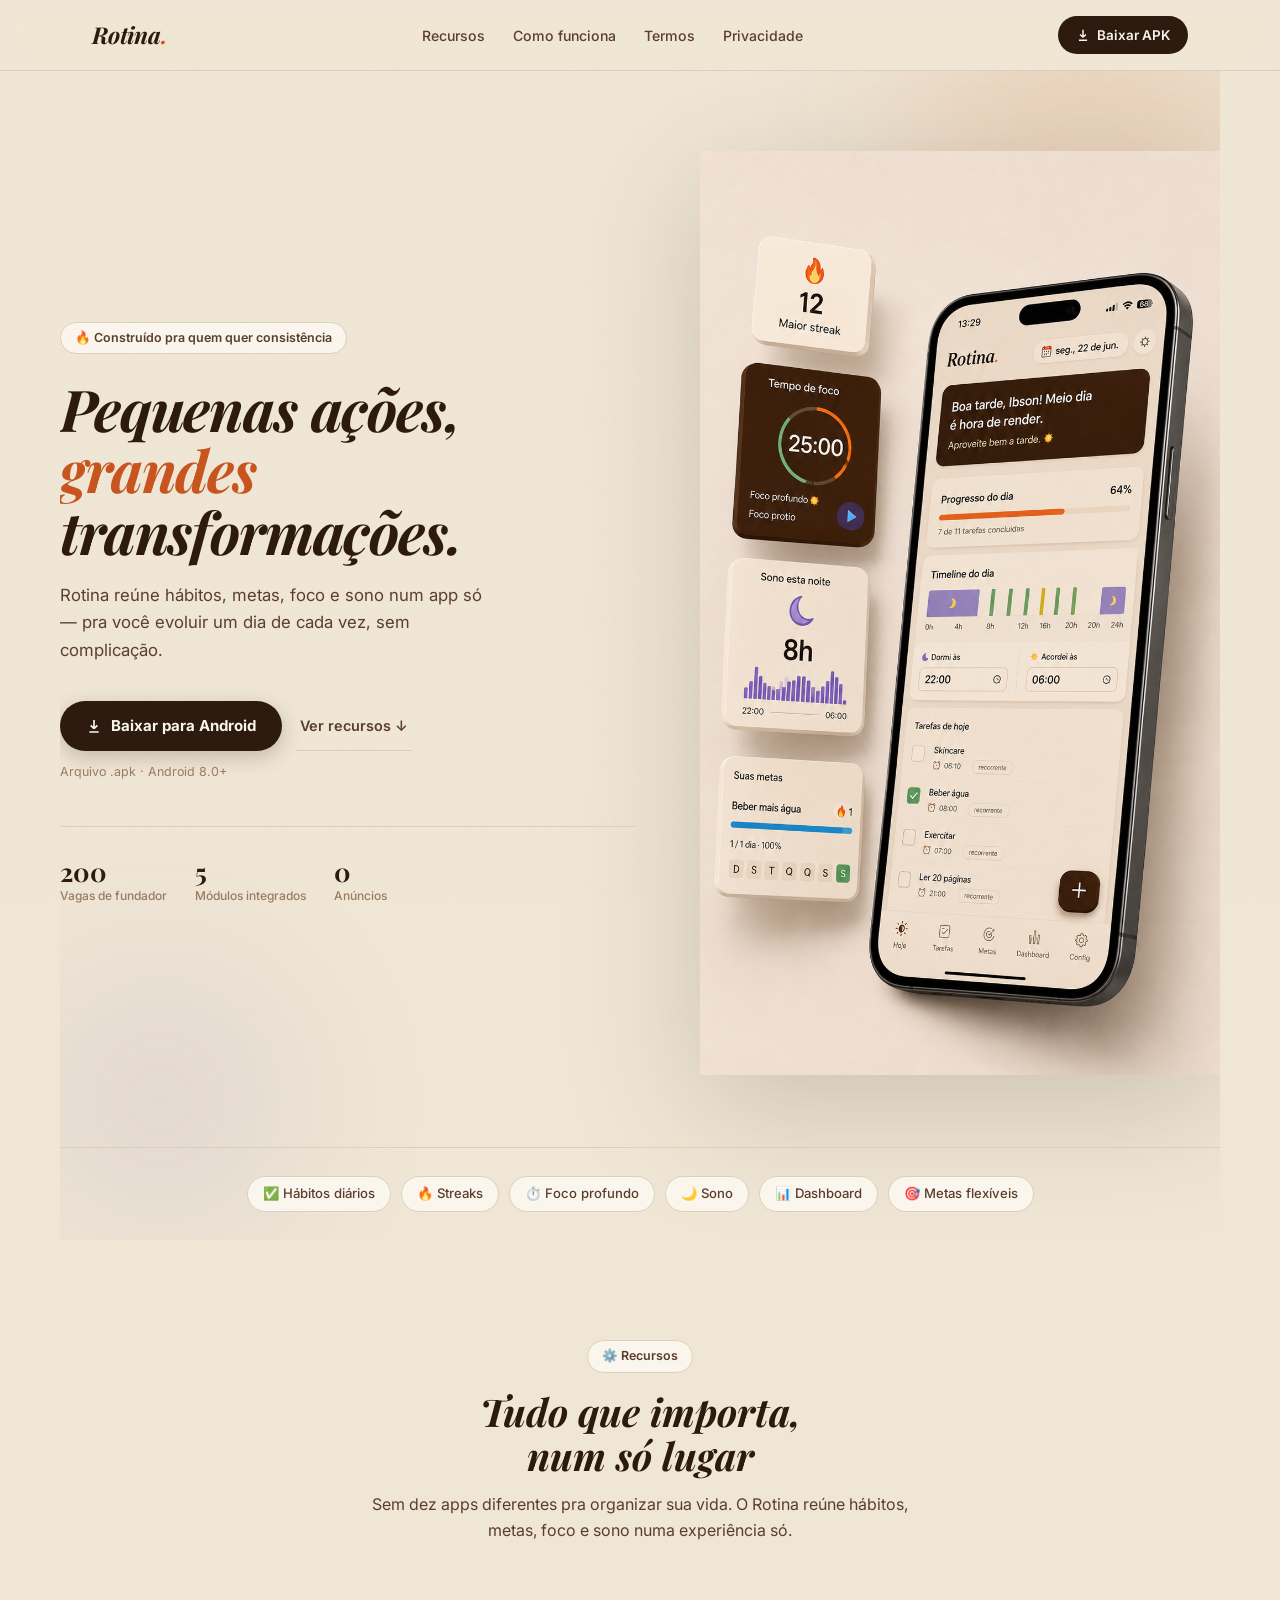
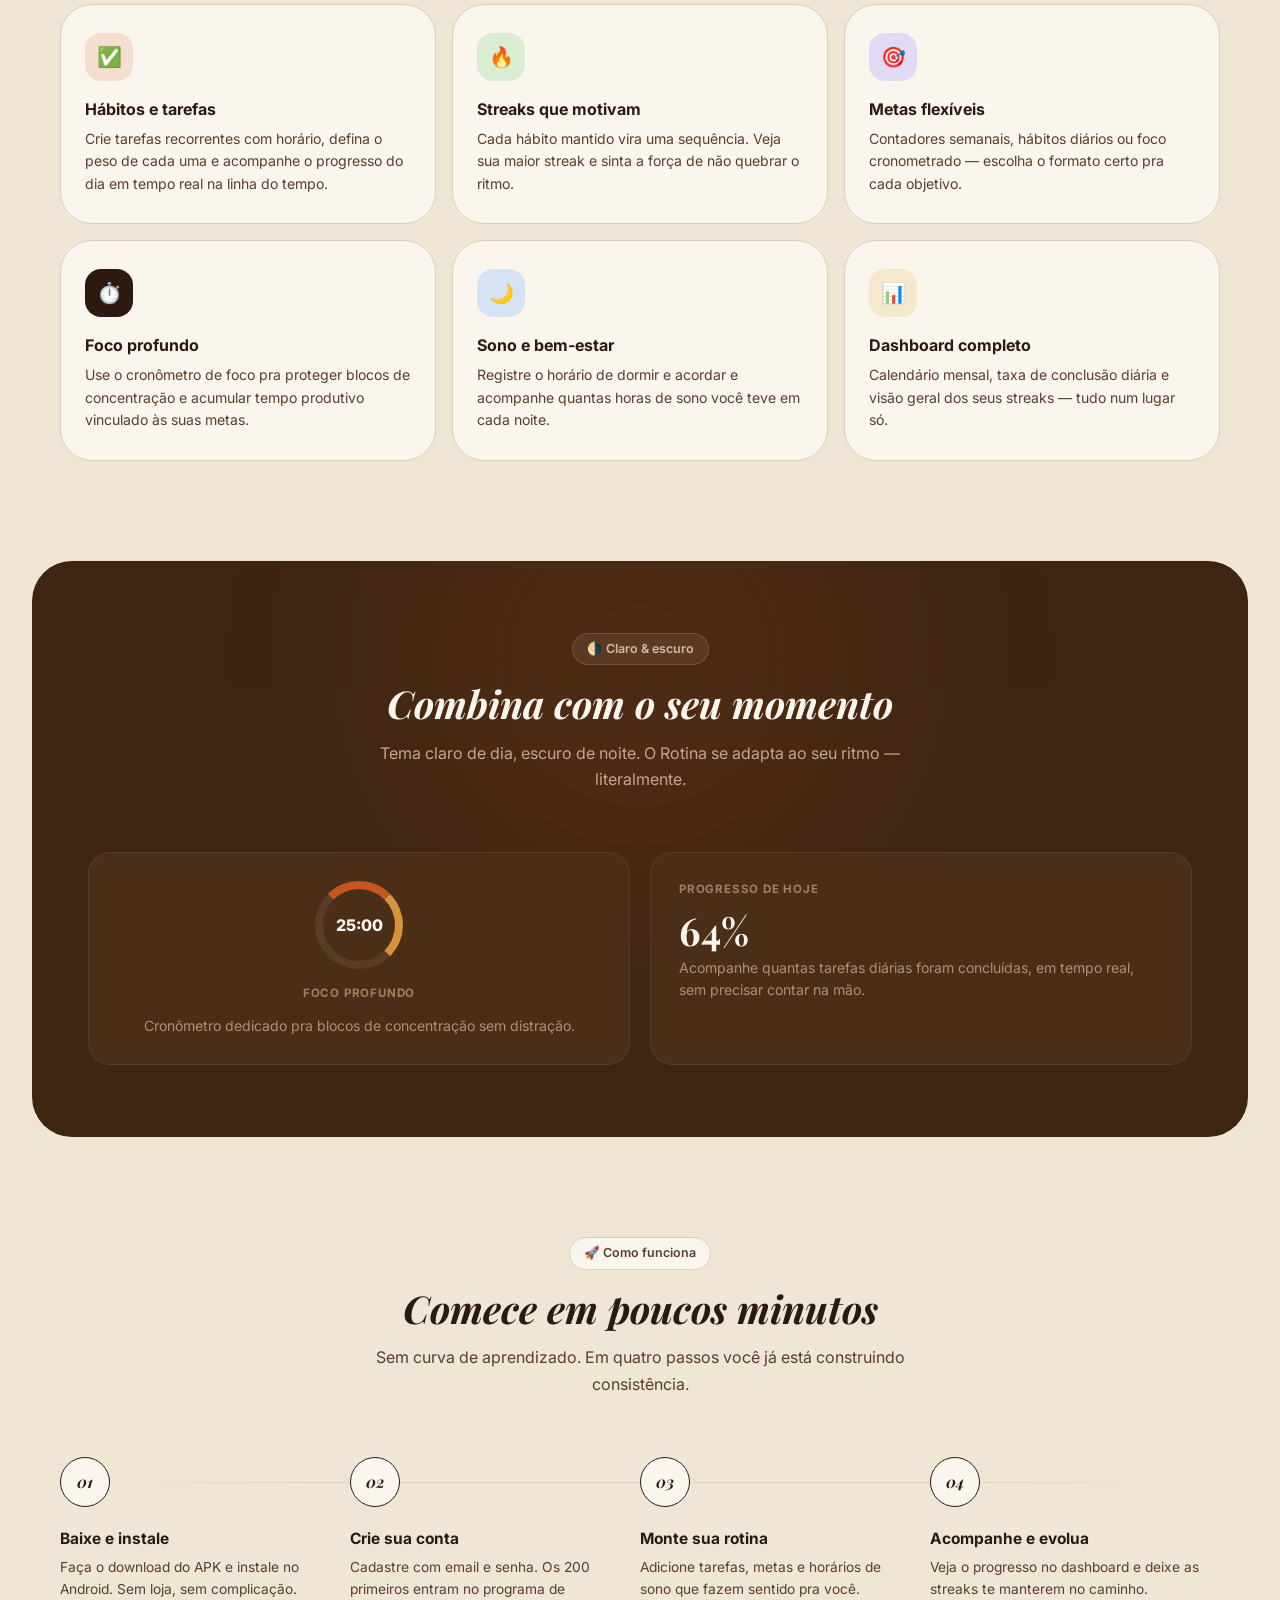
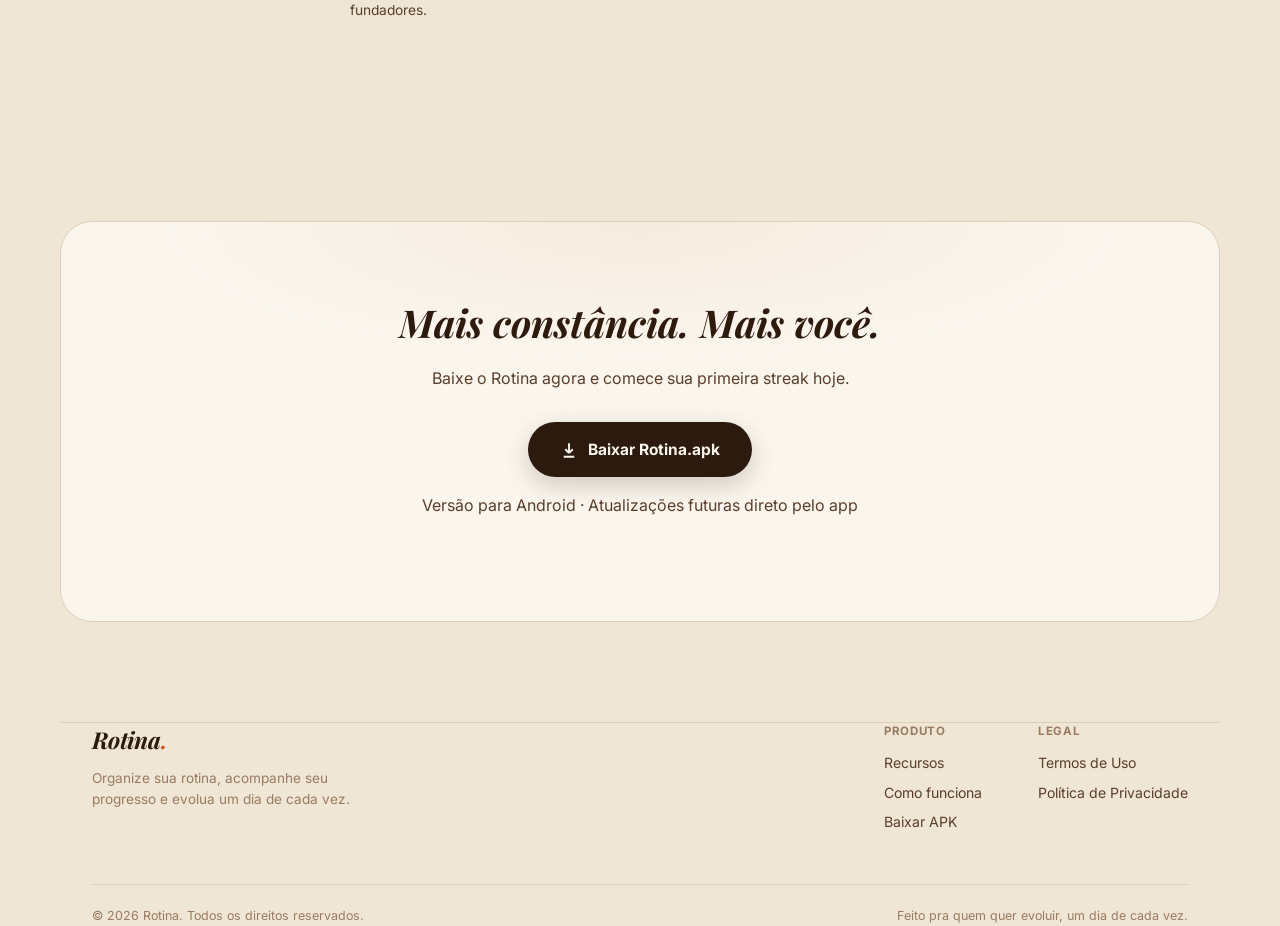
<file: index.html>
<!DOCTYPE html>
<html lang="pt-BR">
<head>
<meta charset="UTF-8">
<meta name="viewport" content="width=device-width, initial-scale=1.0">
<title>Rotina. — Pequenas ações, grandes transformações</title>
<meta name="description" content="Rotina é o app que organiza seus hábitos, metas, foco e sono em um só lugar. Construa consistência, um dia de cada vez.">
<link rel="icon" href="./icon-192.png">
<link rel="preconnect" href="https://fonts.googleapis.com">
<link rel="preconnect" href="https://fonts.gstatic.com" crossorigin>
<link href="https://fonts.googleapis.com/css2?family=Playfair+Display:ital,wght@0,500;0,600;0,700;1,500;1,600;1,700&family=Inter:wght@300;400;500;600;700&display=swap" rel="stylesheet">
<style>
/* ── TOKENS ─────────────────────────────────────────────── */
:root {
  --bg:        #EFE6D5;
  --bg-deep:   #E8DCC8;
  --card:      #FAF6EE;
  --card-warm: #F2EAD8;
  --ink:       #2C1A0E;
  --ink-soft:  #5A3E2B;
  --ink-muted: #9A7B62;
  --bark:      #3D2512;
  --bark-soft: #4A2E18;
  --terra:     #C8541E;
  --terra-dim: #A84418;
  --green:     #5F9E52;
  --blue:      #4A7EC4;
  --purple:    #6E5EAA;
  --gold:      #D4943A;
  --line:      #DDD0BA;
  --r-xl:      32px;
  --r-lg:      24px;
  --r-md:      16px;
  --r-sm:      10px;
  --shadow-sm: 0 2px 8px rgba(44,26,14,.07);
  --shadow-md: 0 8px 28px rgba(44,26,14,.11);
  --shadow-lg: 0 20px 60px rgba(44,26,14,.16);
}

/* ── RESET ──────────────────────────────────────────────── */
*, *::before, *::after { margin:0; padding:0; box-sizing:border-box; }
html { scroll-behavior:smooth; -webkit-text-size-adjust:100%; }
body {
  background: var(--bg);
  color: var(--ink);
  font-family: 'Inter', sans-serif;
  -webkit-font-smoothing: antialiased;
  overflow-x: hidden;
  line-height: 1.5;
}
img { max-width:100%; display:block; }
a { text-decoration:none; color:inherit; }

/* subtle paper grain */
body::after {
  content: "";
  position: fixed; inset: 0;
  background-image: url("data:image/svg+xml,%3Csvg xmlns='http://www.w3.org/2000/svg' width='200' height='200'%3E%3Cfilter id='n'%3E%3CfeTurbulence type='fractalNoise' baseFrequency='0.75' numOctaves='4' stitchTiles='stitch'/%3E%3C/filter%3E%3Crect width='200' height='200' filter='url(%23n)' opacity='0.025'/%3E%3C/svg%3E");
  pointer-events: none; z-index: 9999; opacity: .5;
}

/* ── LAYOUT ─────────────────────────────────────────────── */
.wrap { max-width: 1160px; margin: 0 auto; padding: 0 32px; }

/* ── NAV ────────────────────────────────────────────────── */
header {
  position: sticky; top: 0; z-index: 100;
  background: rgba(239,230,213,.88);
  backdrop-filter: blur(14px) saturate(1.4);
  -webkit-backdrop-filter: blur(14px) saturate(1.4);
  border-bottom: 1px solid var(--line);
}
nav {
  display: flex; align-items: center; justify-content: space-between;
  padding: 16px 32px; max-width: 1160px; margin: 0 auto;
}
.logo {
  font-family: 'Playfair Display', serif;
  font-style: italic; font-weight: 700;
  font-size: 1.45rem; color: var(--ink);
  letter-spacing: -.01em;
}
.logo .dot { color: var(--terra); }
.navlinks { display: flex; align-items: center; gap: 28px; }
.navlinks a {
  font-size: .88rem; font-weight: 500;
  color: var(--ink-soft); transition: color .18s;
}
.navlinks a:hover { color: var(--ink); }
.btn-nav {
  display: inline-flex; align-items: center; gap: 7px;
  background: var(--ink); color: var(--card);
  padding: 9px 18px; border-radius: 999px;
  font-size: .84rem; font-weight: 600;
  transition: background .18s, transform .15s;
  white-space: nowrap;
}
.btn-nav:hover { background: var(--terra-dim); transform: translateY(-1px); }

/* hamburger */
.nav-ham {
  display: none; flex-direction: column; gap: 5px;
  cursor: pointer; padding: 4px; background: none; border: none;
}
.nav-ham span {
  display: block; width: 22px; height: 2px;
  background: var(--ink); border-radius: 2px;
  transition: transform .25s, opacity .25s;
}
.nav-ham.open span:nth-child(1) { transform: translateY(7px) rotate(45deg); }
.nav-ham.open span:nth-child(2) { opacity: 0; }
.nav-ham.open span:nth-child(3) { transform: translateY(-7px) rotate(-45deg); }

.mobile-menu {
  display: none; flex-direction: column; gap: 0;
  background: var(--card); border-bottom: 1px solid var(--line);
}
.mobile-menu.open { display: flex; }
.mobile-menu a {
  padding: 15px 32px; font-size: .95rem; font-weight: 500;
  color: var(--ink-soft); border-bottom: 1px solid var(--line);
  transition: color .15s, background .15s;
}
.mobile-menu a:hover { color: var(--ink); background: var(--bg-deep); }
.mobile-menu .m-cta {
  margin: 16px 32px 20px; border-radius: 999px; text-align: center;
  background: var(--ink); color: var(--card); font-weight: 600;
  border-bottom: none;
}
.mobile-menu .m-cta:hover { background: var(--terra-dim); }

/* ── HERO ───────────────────────────────────────────────── */
.hero {
  padding: 80px 0 0;
  position: relative; overflow: hidden;
}
.hero-inner {
  display: grid;
  grid-template-columns: 1fr 520px;
  gap: 64px; align-items: center;
}

/* left column */
.hero-copy { position: relative; z-index: 2; }

.tag {
  display: inline-flex; align-items: center; gap: 7px;
  background: var(--card); border: 1px solid var(--line);
  border-radius: 999px; padding: 6px 14px;
  font-size: .78rem; font-weight: 600; color: var(--ink-soft);
  margin-bottom: 24px;
}

h1 {
  font-family: 'Playfair Display', serif;
  font-style: italic; font-weight: 700;
  font-size: clamp(2.4rem, 4.5vw, 3.8rem);
  line-height: 1.06; letter-spacing: -.02em;
  color: var(--ink); margin-bottom: 20px;
}
h1 em { color: var(--terra); font-style: italic; }

.hero-lead {
  font-size: 1.05rem; line-height: 1.65;
  color: var(--ink-soft); max-width: 440px; margin-bottom: 36px;
}

.hero-ctas { display: flex; align-items: center; gap: 14px; flex-wrap: wrap; }

.btn-primary {
  display: inline-flex; align-items: center; gap: 9px;
  background: var(--ink); color: var(--card);
  padding: 14px 26px; border-radius: 999px;
  font-size: .94rem; font-weight: 700;
  box-shadow: 0 6px 20px rgba(44,26,14,.22);
  transition: background .18s, transform .15s;
}
.btn-primary:hover { background: var(--terra-dim); transform: translateY(-2px); }

.btn-ghost {
  display: inline-flex; align-items: center; gap: 6px;
  font-size: .9rem; font-weight: 600; color: var(--ink-soft);
  padding: 14px 4px;
  border-bottom: 1.5px solid var(--line);
  transition: color .18s, border-color .18s;
}
.btn-ghost:hover { color: var(--ink); border-color: var(--ink-soft); }

.hero-note {
  margin-top: 12px; font-size: .78rem; color: var(--ink-muted);
}

/* stats strip */
.hero-stats {
  display: flex; gap: 28px; flex-wrap: wrap;
  margin-top: 44px; padding-top: 32px;
  border-top: 1px solid var(--line);
}
.hstat { display: flex; flex-direction: column; gap: 2px; }
.hstat-num {
  font-family: 'Playfair Display', serif;
  font-size: 1.6rem; font-weight: 700; color: var(--ink);
  line-height: 1;
}
.hstat-lbl { font-size: .75rem; color: var(--ink-muted); font-weight: 500; }

/* right column — screenshot */
.hero-visual {
  position: relative;
  display: flex; justify-content: center; align-items: flex-end;
}
.hero-visual img.app-shot {
  width: 100%;
  max-width: 520px;
  border-radius: 0;
  filter: drop-shadow(0 32px 64px rgba(44,26,14,.18));
  position: relative; z-index: 1;
}

/* decorative blobs */
.blob {
  position: absolute; border-radius: 50%;
  filter: blur(80px); pointer-events: none; z-index: 0;
}
.blob-a { width:380px; height:380px; background:var(--terra); opacity:.12; top:-100px; right:-60px; }
.blob-b { width:280px; height:280px; background:var(--purple); opacity:.10; bottom:0; left:-40px; }

/* ── FEATURE TAGS ───────────────────────────────────────── */
.feat-strip {
  display: flex; align-items: center; justify-content: center;
  gap: 10px; flex-wrap: wrap;
  padding: 28px 0;
  border-top: 1px solid var(--line);
  margin-top: 72px;
}
.ftag {
  display: inline-flex; align-items: center; gap: 6px;
  background: var(--card); border: 1px solid var(--line);
  border-radius: 999px; padding: 7px 15px;
  font-size: .82rem; font-weight: 500; color: var(--ink-soft);
}

/* ── SECTIONS ───────────────────────────────────────────── */
.section { padding: 100px 0; }
.section-head {
  max-width: 580px; margin: 0 auto 60px; text-align: center;
}
.section-head .tag { margin: 0 auto 16px; }
.section-head h2 {
  font-family: 'Playfair Display', serif;
  font-style: italic; font-weight: 700;
  font-size: clamp(1.9rem, 3vw, 2.6rem);
  line-height: 1.15; color: var(--ink); margin-bottom: 14px;
}
.section-head p {
  font-size: 1rem; color: var(--ink-soft); line-height: 1.65;
}

/* ── FEATURES GRID ──────────────────────────────────────── */
.feat-grid {
  display: grid;
  grid-template-columns: repeat(3, 1fr);
  gap: 16px;
}
.feat-card {
  background: var(--card);
  border: 1px solid var(--line);
  border-radius: var(--r-xl);
  padding: 28px 24px;
  transition: transform .2s, box-shadow .2s;
}
.feat-card:hover { transform: translateY(-4px); box-shadow: var(--shadow-md); }

.feat-icon {
  width: 48px; height: 48px; border-radius: var(--r-md);
  display: flex; align-items: center; justify-content: center;
  font-size: 1.25rem; margin-bottom: 16px;
}
.fi-terra  { background: #F5DDD1; }
.fi-green  { background: #D8EDD2; }
.fi-purple { background: #E0DAF4; }
.fi-blue   { background: #D4E4F5; }
.fi-ink    { background: var(--ink); }
.fi-gold   { background: #F5E8CC; }

.feat-card h3 { font-size: 1rem; font-weight: 700; margin-bottom: 7px; }
.feat-card p  { font-size: .88rem; color: var(--ink-soft); line-height: 1.6; }

/* ── DARK SHOWCASE ──────────────────────────────────────── */
.showcase-wrap { padding: 0 32px; }
.showcase {
  background: var(--bark);
  border-radius: 40px;
  padding: 72px 56px;
  position: relative; overflow: hidden;
  color: var(--card);
}
.showcase-glow {
  position: absolute; width: 500px; height: 500px;
  border-radius: 50%; background: var(--terra);
  opacity: .12; filter: blur(100px);
  top: -150px; left: 50%; transform: translateX(-50%);
  pointer-events: none;
}
.showcase .section-head h2 { color: var(--card); }
.showcase .section-head p  { color: #C0A98A; }
.showcase .tag { background: rgba(250,246,238,.08); border-color: rgba(250,246,238,.14); color: #D4BC9C; }

.sc-grid { display: grid; grid-template-columns: 1fr 1fr; gap: 20px; position: relative; z-index: 1; }
.sc-card {
  background: var(--bark-soft);
  border: 1px solid rgba(250,246,238,.08);
  border-radius: 22px; padding: 28px;
}
.sc-card .sc-label {
  font-size: .72rem; font-weight: 700; letter-spacing: .07em;
  text-transform: uppercase; color: #A08060; margin-bottom: 12px;
}
.sc-card .sc-big {
  font-family: 'Playfair Display', serif;
  font-size: 2.4rem; font-weight: 700; line-height: 1;
  margin-bottom: 8px;
}
.sc-card p { font-size: .88rem; color: #B09070; line-height: 1.55; }
.sc-ring {
  width: 88px; height: 88px; border-radius: 50%;
  border: 8px solid rgba(250,246,238,.08);
  border-top-color: var(--terra);
  border-right-color: var(--gold);
  display: flex; align-items: center; justify-content: center;
  font-weight: 800; font-size: 1rem; color: var(--card);
  margin: 0 auto 16px;
}

/* ── HOW IT WORKS ───────────────────────────────────────── */
.steps {
  display: grid; grid-template-columns: repeat(4, 1fr);
  gap: 0; position: relative;
}
.steps::before {
  content: ""; position: absolute;
  top: 25px; left: 64px; right: 64px; height: 1px;
  background: linear-gradient(90deg, transparent, var(--line) 20%, var(--line) 80%, transparent);
}
.step { padding: 0 16px 0 0; }
.step-num {
  width: 50px; height: 50px; border-radius: 50%;
  background: var(--card); border: 1.5px solid var(--ink);
  display: flex; align-items: center; justify-content: center;
  font-family: 'Playfair Display', serif;
  font-style: italic; font-weight: 700; font-size: 1rem;
  margin-bottom: 20px; position: relative; z-index: 1;
}
.step h4 { font-size: .97rem; font-weight: 700; margin-bottom: 7px; }
.step p   { font-size: .86rem; color: var(--ink-soft); line-height: 1.55; }

/* ── CTA SECTION ────────────────────────────────────────── */
.cta-box {
  background: var(--card);
  border: 1px solid var(--line);
  border-radius: var(--r-xl);
  padding: 72px 48px;
  text-align: center; position: relative; overflow: hidden;
}
.cta-box::before {
  content: "";
  position: absolute; inset: 0;
  background: radial-gradient(ellipse 60% 50% at 50% 0%, rgba(200,84,30,.07) 0%, transparent 70%);
  pointer-events: none;
}
.cta-box h2 {
  font-family: 'Playfair Display', serif;
  font-style: italic; font-weight: 700;
  font-size: clamp(1.8rem, 3vw, 2.4rem);
  margin-bottom: 14px;
}
.cta-box p { font-size: 1rem; color: var(--ink-soft); margin-bottom: 32px; }
.btn-download {
  display: inline-flex; align-items: center; gap: 10px;
  background: var(--ink); color: var(--card);
  padding: 16px 32px; border-radius: 999px;
  font-size: .97rem; font-weight: 700;
  box-shadow: 0 8px 24px rgba(44,26,14,.2);
  transition: background .18s, transform .15s;
}
.btn-download:hover { background: var(--terra-dim); transform: translateY(-2px); }
.cta-note { margin-top: 16px; font-size: .78rem; color: var(--ink-muted); }

/* ── FOOTER ─────────────────────────────────────────────── */
footer {
  padding: 56px 0 32px;
  border-top: 1px solid var(--line); margin-top: 40px;
}
.foot-inner {
  display: flex; justify-content: space-between;
  align-items: flex-start; flex-wrap: wrap; gap: 32px;
}
.foot-brand .logo { margin-bottom: 10px; display: block; }
.foot-brand p { font-size: .85rem; color: var(--ink-muted); max-width: 260px; line-height: 1.55; }

.foot-links { display: flex; gap: 56px; flex-wrap: wrap; }
.foot-col h5 {
  font-size: .72rem; text-transform: uppercase;
  letter-spacing: .06em; color: var(--ink-muted);
  margin-bottom: 12px; font-weight: 700;
}
.foot-col a {
  display: block; font-size: .88rem;
  color: var(--ink-soft); margin-bottom: 8px;
  transition: color .18s;
}
.foot-col a:hover { color: var(--ink); }
.foot-bottom {
  margin-top: 44px; padding-top: 22px;
  border-top: 1px solid var(--line);
  display: flex; justify-content: space-between; flex-wrap: wrap; gap: 10px;
  font-size: .78rem; color: var(--ink-muted);
}

/* ── REVEAL ─────────────────────────────────────────────── */
.reveal { opacity: 0; transform: translateY(20px); transition: opacity .7s ease, transform .7s ease; }
.reveal.in { opacity: 1; transform: translateY(0); }
@media (prefers-reduced-motion: reduce) {
  .reveal { opacity: 1; transform: none; transition: none; }
  html { scroll-behavior: auto; }
}

/* ── RESPONSIVE ─────────────────────────────────────────── */
@media (max-width: 1020px) {
  .hero-inner { grid-template-columns: 1fr; gap: 52px; }
  .hero-visual { order: -1; }
  .hero-visual img.app-shot { max-width: 420px; }
  .feat-grid { grid-template-columns: repeat(2, 1fr); }
  .sc-grid { grid-template-columns: 1fr; }
  .steps { grid-template-columns: repeat(2, 1fr); gap: 36px 24px; }
  .steps::before { display: none; }
  .showcase { padding: 52px 36px; }
  .hero-lead { max-width: 100%; }
}

@media (max-width: 680px) {
  .wrap { padding: 0 20px; }
  nav { padding: 14px 20px; }
  .navlinks { display: none; }
  .nav-ham { display: flex; }
  .mobile-menu a { padding: 14px 20px; }
  .mobile-menu .m-cta { margin: 14px 20px 18px; }
  h1 { font-size: 2.2rem; }
  .hero { padding-top: 48px; }
  .hero-visual img.app-shot { max-width: 100%; }
  .hero-stats { gap: 20px; }
  .feat-grid { grid-template-columns: 1fr; }
  .steps { grid-template-columns: 1fr; gap: 28px; }
  .section { padding: 68px 0; }
  .showcase { padding: 40px 24px; border-radius: 24px; }
  .showcase-wrap { padding: 0 20px; }
  .cta-box { padding: 48px 24px; }
  .foot-links { gap: 28px; }
  .foot-inner { flex-direction: column; }
  .feat-strip { gap: 8px; }
}

@media (max-width: 420px) {
  h1 { font-size: 1.95rem; }
  .hero-ctas { flex-direction: column; align-items: flex-start; }
}
</style>
</head>
<body>

<!-- NAV -->
<header>
  <nav>
    <a href="#" class="logo">Rotina<span class="dot">.</span></a>
    <div class="navlinks">
      <a href="#recursos">Recursos</a>
      <a href="#como-funciona">Como funciona</a>
      <a href="termos.html">Termos</a>
      <a href="privacidade.html">Privacidade</a>
    </div>
    <a href="https://github.com/Byebyte9/rotina-site/releases/download/app/rotina.apk" class="btn-nav">
      <svg width="14" height="14" viewBox="0 0 24 24" fill="none" stroke="currentColor" stroke-width="2.5"><path d="M12 3v13m0 0l-5-5m5 5l5-5M5 21h14"/></svg>
      Baixar APK
    </a>
    <button class="nav-ham" id="ham" aria-label="Menu">
      <span></span><span></span><span></span>
    </button>
  </nav>
  <div class="mobile-menu" id="mobileMenu">
    <a href="#recursos">Recursos</a>
    <a href="#como-funciona">Como funciona</a>
    <a href="termos.html">Termos</a>
    <a href="privacidade.html">Privacidade</a>
    <a href="https://github.com/Byebyte9/rotina-site/releases/download/app/rotina.apk" class="m-cta">Baixar APK</a>
  </div>
</header>

<main>

<!-- HERO -->
<section class="hero wrap">
  <div class="blob blob-a"></div>
  <div class="blob blob-b"></div>
  <div class="hero-inner">

    <!-- copy -->
    <div class="hero-copy reveal in">
      <div class="tag">🔥 Construído pra quem quer consistência</div>
      <h1>Pequenas ações,<br><em>grandes</em> transformações.</h1>
      <p class="hero-lead">Rotina reúne hábitos, metas, foco e sono num app só — pra você evoluir um dia de cada vez, sem complicação.</p>
      <div class="hero-ctas">
        <a href="https://github.com/Byebyte9/rotina-site/releases/download/app/rotina.apk" class="btn-primary">
          <svg width="16" height="16" viewBox="0 0 24 24" fill="none" stroke="currentColor" stroke-width="2.5"><path d="M12 3v13m0 0l-5-5m5 5l5-5M5 21h14"/></svg>
          Baixar para Android
        </a>
        <a href="#recursos" class="btn-ghost">Ver recursos ↓</a>
      </div>
      <p class="hero-note">Arquivo .apk · Android 8.0+</p>
      <div class="hero-stats">
        <div class="hstat">
          <span class="hstat-num">200</span>
          <span class="hstat-lbl">Vagas de fundador</span>
        </div>
        <div class="hstat">
          <span class="hstat-num">5</span>
          <span class="hstat-lbl">Módulos integrados</span>
        </div>
        <div class="hstat">
          <span class="hstat-num">0</span>
          <span class="hstat-lbl">Anúncios</span>
        </div>
      </div>
    </div>

    <!-- screenshot -->
    <div class="hero-visual reveal in">
      <img
        class="app-shot"
        src="./rotina-screenshot.png"
        alt="Screenshot do Rotina mostrando a tela principal com progresso do dia, timeline e tarefas"
      >
    </div>

  </div>

  <div class="feat-strip reveal in">
    <span class="ftag">✅ Hábitos diários</span>
    <span class="ftag">🔥 Streaks</span>
    <span class="ftag">⏱️ Foco profundo</span>
    <span class="ftag">🌙 Sono</span>
    <span class="ftag">📊 Dashboard</span>
    <span class="ftag">🎯 Metas flexíveis</span>
  </div>
</section>

<!-- FEATURES -->
<section id="recursos" class="section wrap">
  <div class="section-head reveal">
    <div class="tag">⚙️ Recursos</div>
    <h2>Tudo que importa,<br>num só lugar</h2>
    <p>Sem dez apps diferentes pra organizar sua vida. O Rotina reúne hábitos, metas, foco e sono numa experiência só.</p>
  </div>
  <div class="feat-grid">
    <div class="feat-card reveal">
      <div class="feat-icon fi-terra">✅</div>
      <h3>Hábitos e tarefas</h3>
      <p>Crie tarefas recorrentes com horário, defina o peso de cada uma e acompanhe o progresso do dia em tempo real na linha do tempo.</p>
    </div>
    <div class="feat-card reveal">
      <div class="feat-icon fi-green">🔥</div>
      <h3>Streaks que motivam</h3>
      <p>Cada hábito mantido vira uma sequência. Veja sua maior streak e sinta a força de não quebrar o ritmo.</p>
    </div>
    <div class="feat-card reveal">
      <div class="feat-icon fi-purple">🎯</div>
      <h3>Metas flexíveis</h3>
      <p>Contadores semanais, hábitos diários ou foco cronometrado — escolha o formato certo pra cada objetivo.</p>
    </div>
    <div class="feat-card reveal">
      <div class="feat-icon fi-ink">⏱️</div>
      <h3>Foco profundo</h3>
      <p>Use o cronômetro de foco pra proteger blocos de concentração e acumular tempo produtivo vinculado às suas metas.</p>
    </div>
    <div class="feat-card reveal">
      <div class="feat-icon fi-blue">🌙</div>
      <h3>Sono e bem-estar</h3>
      <p>Registre o horário de dormir e acordar e acompanhe quantas horas de sono você teve em cada noite.</p>
    </div>
    <div class="feat-card reveal">
      <div class="feat-icon fi-gold">📊</div>
      <h3>Dashboard completo</h3>
      <p>Calendário mensal, taxa de conclusão diária e visão geral dos seus streaks — tudo num lugar só.</p>
    </div>
  </div>
</section>

<!-- DARK SHOWCASE -->
<section class="section showcase-wrap">
  <div class="showcase reveal">
    <div class="showcase-glow"></div>
    <div class="section-head" style="position:relative;z-index:1;">
      <div class="tag">🌗 Claro &amp; escuro</div>
      <h2>Combina com o seu momento</h2>
      <p>Tema claro de dia, escuro de noite. O Rotina se adapta ao seu ritmo — literalmente.</p>
    </div>
    <div class="sc-grid">
      <div class="sc-card">
        <div class="sc-ring">25:00</div>
        <div class="sc-label" style="text-align:center">Foco profundo</div>
        <p style="text-align:center">Cronômetro dedicado pra blocos de concentração sem distração.</p>
      </div>
      <div class="sc-card">
        <div class="sc-label">Progresso de hoje</div>
        <div class="sc-big">64%</div>
        <p>Acompanhe quantas tarefas diárias foram concluídas, em tempo real, sem precisar contar na mão.</p>
      </div>
    </div>
  </div>
</section>

<!-- HOW IT WORKS -->
<section id="como-funciona" class="section wrap">
  <div class="section-head reveal">
    <div class="tag">🚀 Como funciona</div>
    <h2>Comece em poucos minutos</h2>
    <p>Sem curva de aprendizado. Em quatro passos você já está construindo consistência.</p>
  </div>
  <div class="steps">
    <div class="step reveal">
      <div class="step-num">01</div>
      <h4>Baixe e instale</h4>
      <p>Faça o download do APK e instale no Android. Sem loja, sem complicação.</p>
    </div>
    <div class="step reveal">
      <div class="step-num">02</div>
      <h4>Crie sua conta</h4>
      <p>Cadastre com email e senha. Os 200 primeiros entram no programa de fundadores.</p>
    </div>
    <div class="step reveal">
      <div class="step-num">03</div>
      <h4>Monte sua rotina</h4>
      <p>Adicione tarefas, metas e horários de sono que fazem sentido pra você.</p>
    </div>
    <div class="step reveal">
      <div class="step-num">04</div>
      <h4>Acompanhe e evolua</h4>
      <p>Veja o progresso no dashboard e deixe as streaks te manterem no caminho.</p>
    </div>
  </div>
</section>

<!-- CTA -->
<section class="section wrap">
  <div class="cta-box reveal">
    <h2>Mais constância. Mais você.</h2>
    <p>Baixe o Rotina agora e comece sua primeira streak hoje.</p>
    <a href="https://github.com/Byebyte9/rotina-site/releases/download/app/rotina.apk" class="btn-download">
      <svg width="18" height="18" viewBox="0 0 24 24" fill="none" stroke="currentColor" stroke-width="2.5"><path d="M12 3v13m0 0l-5-5m5 5l5-5M5 21h14"/></svg>
      Baixar Rotina.apk
    </a>
    <p class="cta-note">Versão para Android · Atualizações futuras direto pelo app</p>
  </div>
</section>

</main>

<footer class="wrap">
  <div class="foot-inner">
    <div class="foot-brand">
      <span class="logo">Rotina<span class="dot">.</span></span>
      <p>Organize sua rotina, acompanhe seu progresso e evolua um dia de cada vez.</p>
    </div>
    <div class="foot-links">
      <div class="foot-col">
        <h5>Produto</h5>
        <a href="#recursos">Recursos</a>
        <a href="#como-funciona">Como funciona</a>
        <a href="https://github.com/Byebyte9/rotina-site/releases/download/app/rotina.apk">Baixar APK</a>
      </div>
      <div class="foot-col">
        <h5>Legal</h5>
        <a href="termos.html">Termos de Uso</a>
        <a href="privacidade.html">Política de Privacidade</a>
      </div>
    </div>
  </div>
  <div class="foot-bottom">
    <span>© 2026 Rotina. Todos os direitos reservados.</span>
    <span>Feito pra quem quer evoluir, um dia de cada vez.</span>
  </div>
</footer>

<script>
  // Reveal on scroll
  const io = new IntersectionObserver(entries => {
    entries.forEach(e => {
      if (e.isIntersecting) { e.target.classList.add('in'); io.unobserve(e.target); }
    });
  }, { threshold: 0.1 });
  document.querySelectorAll('.reveal').forEach(el => io.observe(el));

  // Hamburger
  const ham = document.getElementById('ham');
  const menu = document.getElementById('mobileMenu');
  ham.addEventListener('click', () => {
    ham.classList.toggle('open');
    menu.classList.toggle('open');
  });
  // Fechar ao clicar em link
  menu.querySelectorAll('a').forEach(a => {
    a.addEventListener('click', () => {
      ham.classList.remove('open');
      menu.classList.remove('open');
    });
  });
</script>
</body>
</html>
</file>
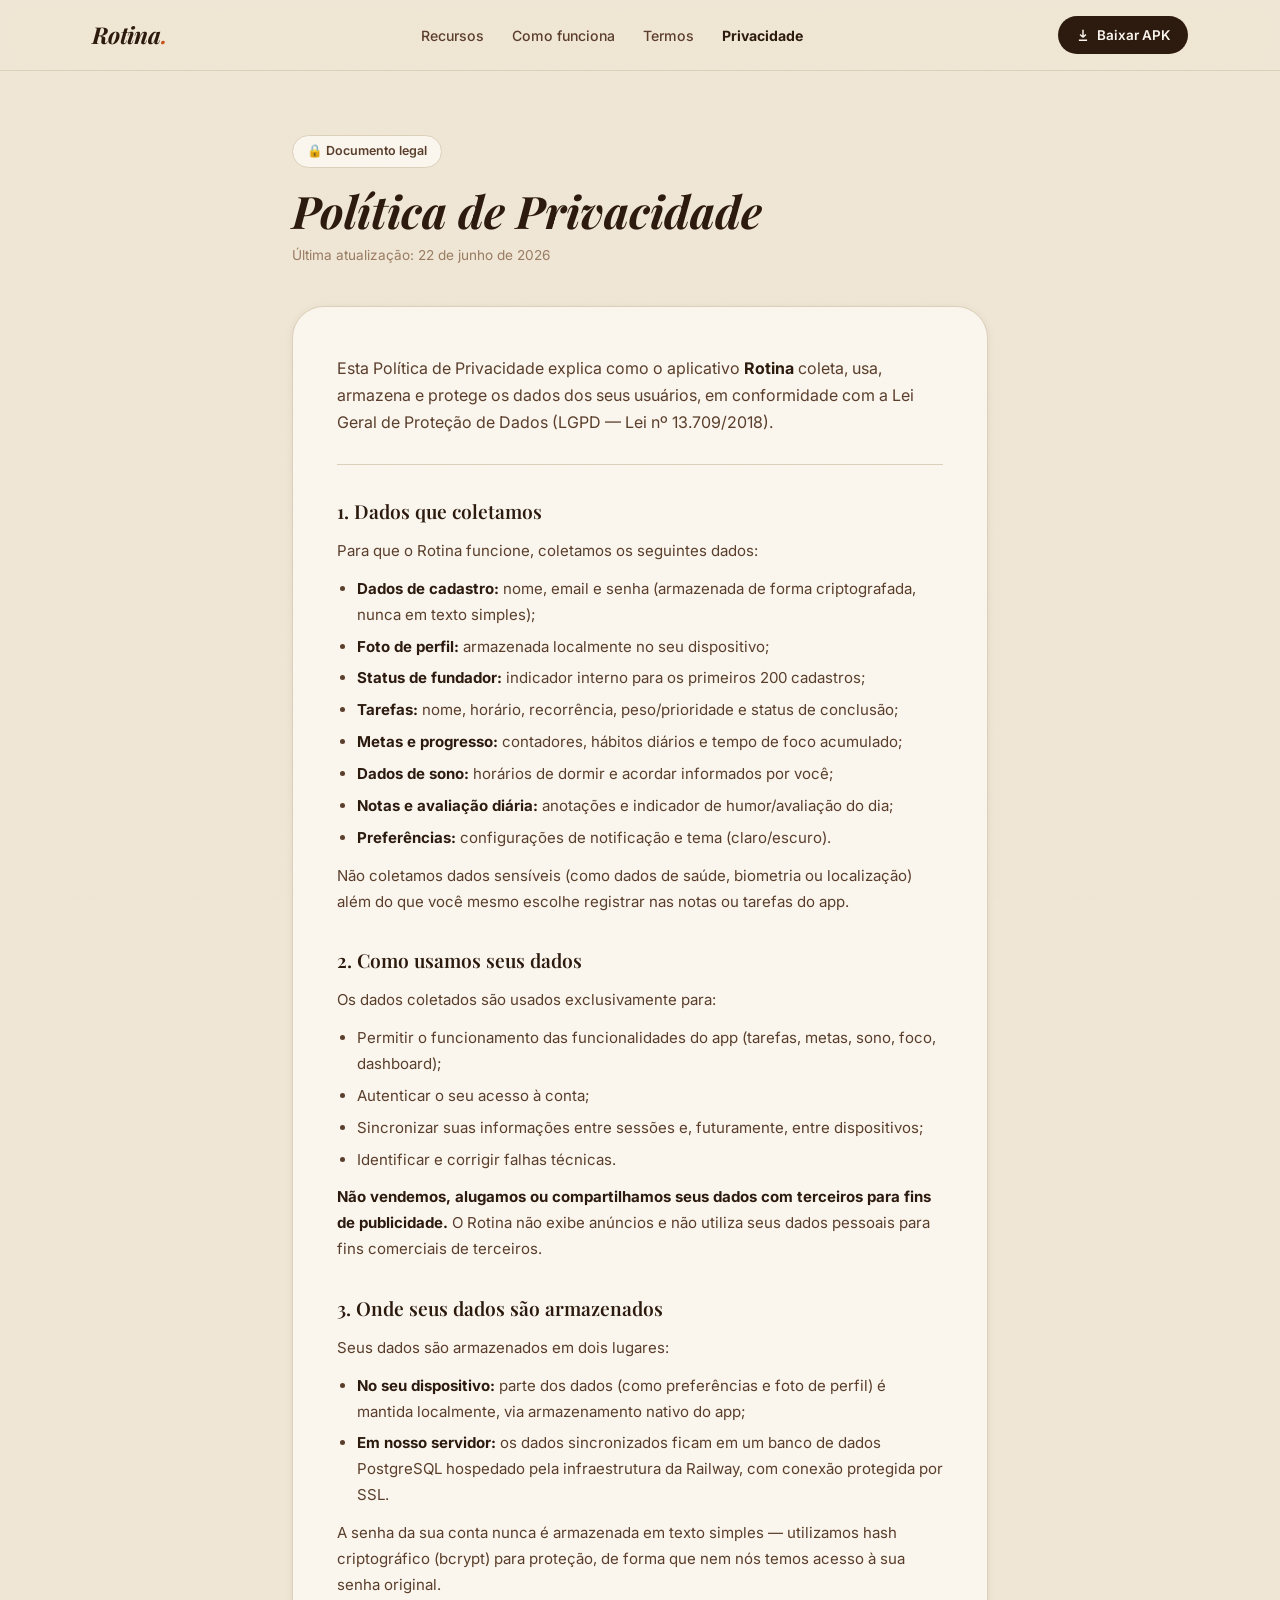
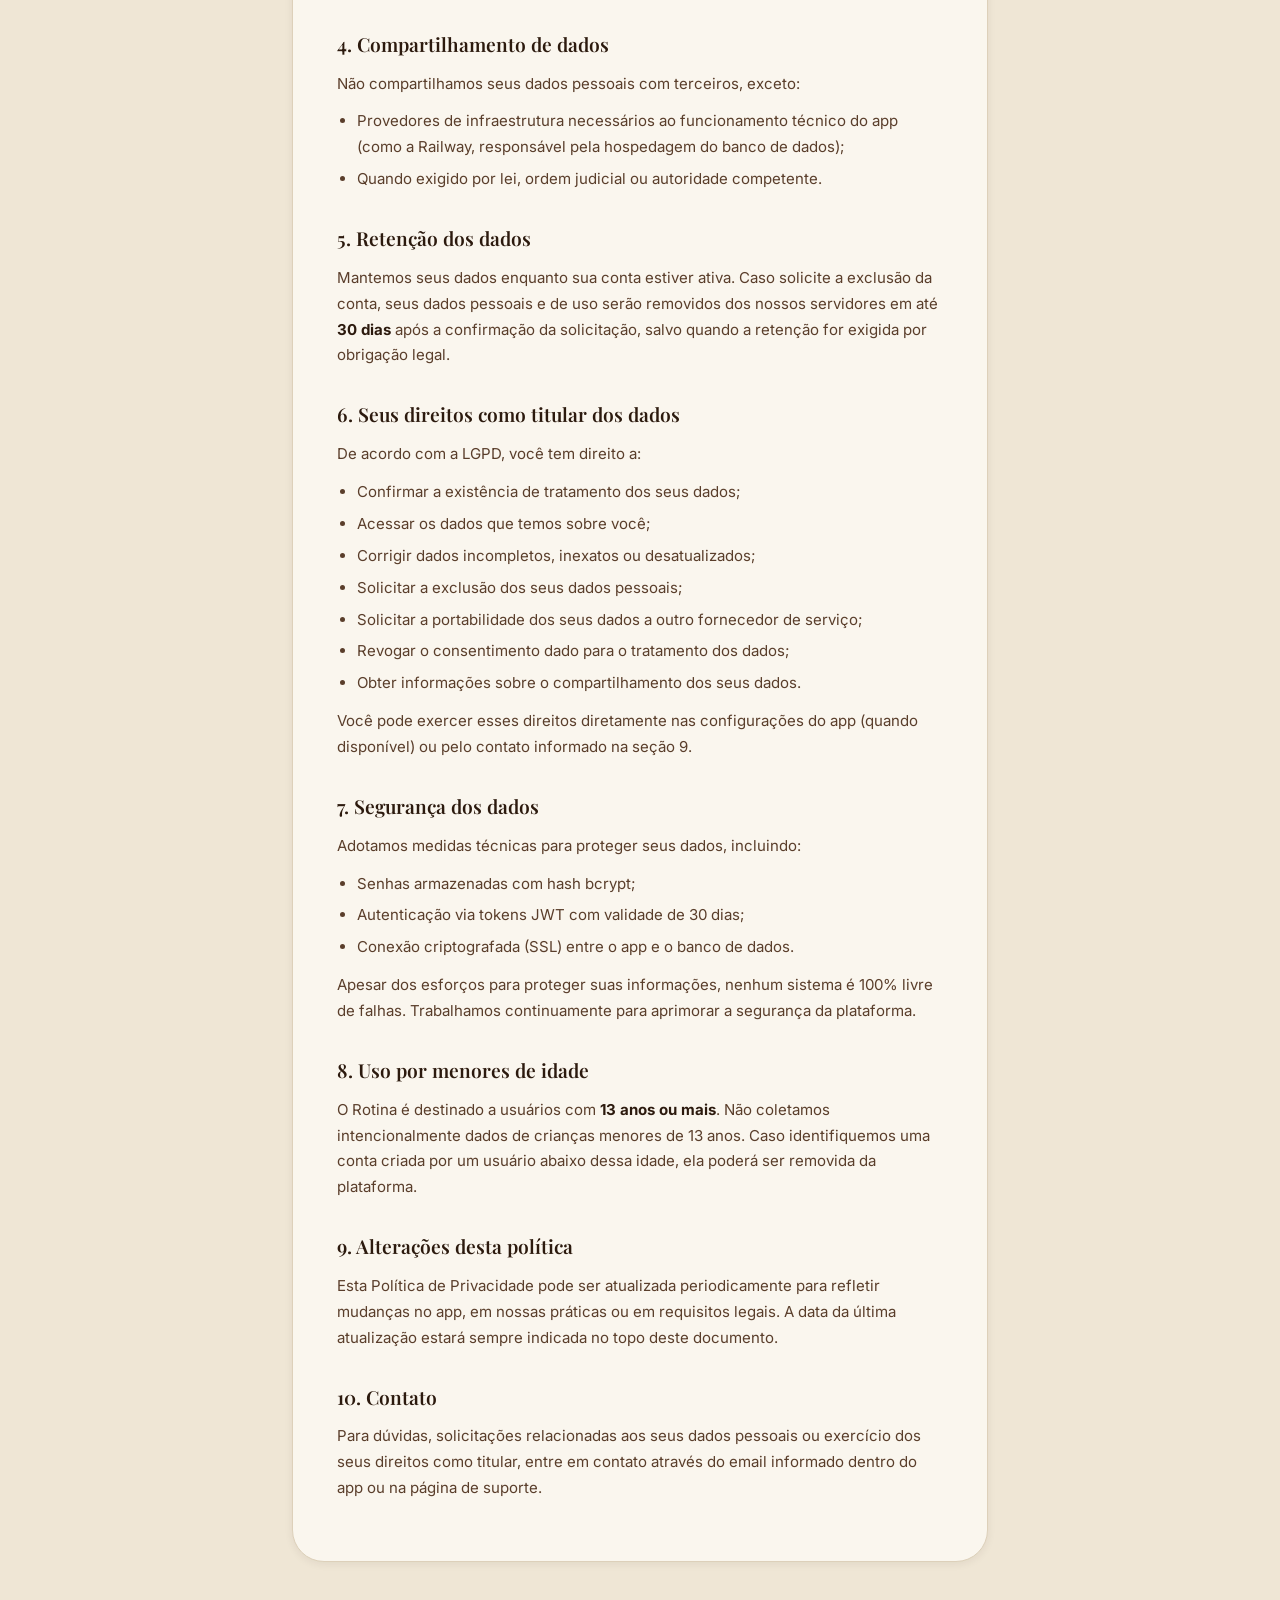
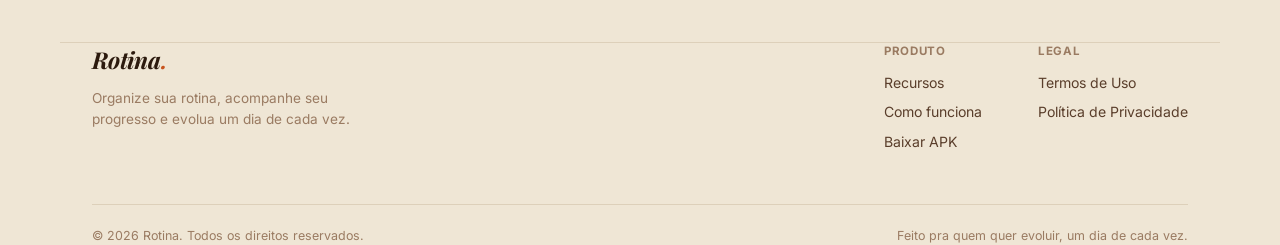
<file: privacidade.html>
<!DOCTYPE html>
<html lang="pt-BR">
<head>
<meta charset="UTF-8">
<meta name="viewport" content="width=device-width, initial-scale=1.0">
<title>Política de Privacidade — Rotina.</title>
<meta name="description" content="Política de Privacidade do aplicativo Rotina.">
<link rel="icon" href="data:image/svg+xml,%3Csvg xmlns='http://www.w3.org/2000/svg' viewBox='0 0 100 100'%3E%3Crect width='100' height='100' rx='22' fill='%23F5EDE0'/%3E%3Ctext x='50' y='68' font-size='55' font-family='Georgia,serif' font-style='italic' font-weight='bold' fill='%232B1D14' text-anchor='middle'%3ER.%3C/text%3E%3C/svg%3E">
<link rel="preconnect" href="https://fonts.googleapis.com">
<link rel="preconnect" href="https://fonts.gstatic.com" crossorigin>
<link href="https://fonts.googleapis.com/css2?family=Playfair+Display:ital,wght@0,500;0,600;0,700;1,500;1,600;1,700&family=Inter:wght@300;400;500;600;700&display=swap" rel="stylesheet">
<link rel="stylesheet" href="legal.css">
</head>
<body>

<header>
  <nav>
    <a href="index.html" class="logo">Rotina<span class="dot">.</span></a>
    <div class="navlinks">
      <a href="index.html#recursos">Recursos</a>
      <a href="index.html#como-funciona">Como funciona</a>
      <a href="termos.html">Termos</a>
      <a href="privacidade.html" class="active">Privacidade</a>
    </div>
    <a href="https://github.com/Byebyte9/rotina-site/releases/download/app/rotina.apk" class="btn-nav">
      <svg width="14" height="14" viewBox="0 0 24 24" fill="none" stroke="currentColor" stroke-width="2.5"><path d="M12 3v13m0 0l-5-5m5 5l5-5M5 21h14"/></svg>
      Baixar APK
    </a>
    <button class="nav-ham" id="ham" aria-label="Menu">
      <span></span><span></span><span></span>
    </button>
  </nav>
  <div class="mobile-menu" id="mobileMenu">
    <a href="index.html#recursos">Recursos</a>
    <a href="index.html#como-funciona">Como funciona</a>
    <a href="termos.html">Termos</a>
    <a href="privacidade.html" class="active">Privacidade</a>
    <a href="https://github.com/Byebyte9/rotina-site/releases/download/app/rotina.apk" class="m-cta">Baixar APK</a>
  </div>
</header>

<main class="legal-wrap">
  <div class="legal-head">
    <div class="tag">🔒 Documento legal</div>
    <h1>Política de Privacidade</h1>
    <p class="updated">Última atualização: 22 de junho de 2026</p>
  </div>

  <div class="legal-card">
    <p class="intro">Esta Política de Privacidade explica como o aplicativo <strong>Rotina</strong> coleta, usa, armazena e protege os dados dos seus usuários, em conformidade com a Lei Geral de Proteção de Dados (LGPD — Lei nº 13.709/2018).</p>

    <h2>1. Dados que coletamos</h2>
    <p>Para que o Rotina funcione, coletamos os seguintes dados:</p>
    <ul>
      <li><strong>Dados de cadastro:</strong> nome, email e senha (armazenada de forma criptografada, nunca em texto simples);</li>
      <li><strong>Foto de perfil:</strong> armazenada localmente no seu dispositivo;</li>
      <li><strong>Status de fundador:</strong> indicador interno para os primeiros 200 cadastros;</li>
      <li><strong>Tarefas:</strong> nome, horário, recorrência, peso/prioridade e status de conclusão;</li>
      <li><strong>Metas e progresso:</strong> contadores, hábitos diários e tempo de foco acumulado;</li>
      <li><strong>Dados de sono:</strong> horários de dormir e acordar informados por você;</li>
      <li><strong>Notas e avaliação diária:</strong> anotações e indicador de humor/avaliação do dia;</li>
      <li><strong>Preferências:</strong> configurações de notificação e tema (claro/escuro).</li>
    </ul>
    <p>Não coletamos dados sensíveis (como dados de saúde, biometria ou localização) além do que você mesmo escolhe registrar nas notas ou tarefas do app.</p>

    <h2>2. Como usamos seus dados</h2>
    <p>Os dados coletados são usados exclusivamente para:</p>
    <ul>
      <li>Permitir o funcionamento das funcionalidades do app (tarefas, metas, sono, foco, dashboard);</li>
      <li>Autenticar o seu acesso à conta;</li>
      <li>Sincronizar suas informações entre sessões e, futuramente, entre dispositivos;</li>
      <li>Identificar e corrigir falhas técnicas.</li>
    </ul>
    <p><strong>Não vendemos, alugamos ou compartilhamos seus dados com terceiros para fins de publicidade.</strong> O Rotina não exibe anúncios e não utiliza seus dados pessoais para fins comerciais de terceiros.</p>

    <h2>3. Onde seus dados são armazenados</h2>
    <p>Seus dados são armazenados em dois lugares:</p>
    <ul>
      <li><strong>No seu dispositivo:</strong> parte dos dados (como preferências e foto de perfil) é mantida localmente, via armazenamento nativo do app;</li>
      <li><strong>Em nosso servidor:</strong> os dados sincronizados ficam em um banco de dados PostgreSQL hospedado pela infraestrutura da Railway, com conexão protegida por SSL.</li>
    </ul>
    <p>A senha da sua conta nunca é armazenada em texto simples — utilizamos hash criptográfico (bcrypt) para proteção, de forma que nem nós temos acesso à sua senha original.</p>

    <h2>4. Compartilhamento de dados</h2>
    <p>Não compartilhamos seus dados pessoais com terceiros, exceto:</p>
    <ul>
      <li>Provedores de infraestrutura necessários ao funcionamento técnico do app (como a Railway, responsável pela hospedagem do banco de dados);</li>
      <li>Quando exigido por lei, ordem judicial ou autoridade competente.</li>
    </ul>

    <h2>5. Retenção dos dados</h2>
    <p>Mantemos seus dados enquanto sua conta estiver ativa. Caso solicite a exclusão da conta, seus dados pessoais e de uso serão removidos dos nossos servidores em até <strong>30 dias</strong> após a confirmação da solicitação, salvo quando a retenção for exigida por obrigação legal.</p>

    <h2>6. Seus direitos como titular dos dados</h2>
    <p>De acordo com a LGPD, você tem direito a:</p>
    <ul>
      <li>Confirmar a existência de tratamento dos seus dados;</li>
      <li>Acessar os dados que temos sobre você;</li>
      <li>Corrigir dados incompletos, inexatos ou desatualizados;</li>
      <li>Solicitar a exclusão dos seus dados pessoais;</li>
      <li>Solicitar a portabilidade dos seus dados a outro fornecedor de serviço;</li>
      <li>Revogar o consentimento dado para o tratamento dos dados;</li>
      <li>Obter informações sobre o compartilhamento dos seus dados.</li>
    </ul>
    <p>Você pode exercer esses direitos diretamente nas configurações do app (quando disponível) ou pelo contato informado na seção 9.</p>

    <h2>7. Segurança dos dados</h2>
    <p>Adotamos medidas técnicas para proteger seus dados, incluindo:</p>
    <ul>
      <li>Senhas armazenadas com hash bcrypt;</li>
      <li>Autenticação via tokens JWT com validade de 30 dias;</li>
      <li>Conexão criptografada (SSL) entre o app e o banco de dados.</li>
    </ul>
    <p>Apesar dos esforços para proteger suas informações, nenhum sistema é 100% livre de falhas. Trabalhamos continuamente para aprimorar a segurança da plataforma.</p>

    <h2>8. Uso por menores de idade</h2>
    <p>O Rotina é destinado a usuários com <strong>13 anos ou mais</strong>. Não coletamos intencionalmente dados de crianças menores de 13 anos. Caso identifiquemos uma conta criada por um usuário abaixo dessa idade, ela poderá ser removida da plataforma.</p>

    <h2>9. Alterações desta política</h2>
    <p>Esta Política de Privacidade pode ser atualizada periodicamente para refletir mudanças no app, em nossas práticas ou em requisitos legais. A data da última atualização estará sempre indicada no topo deste documento.</p>

    <h2>10. Contato</h2>
    <p>Para dúvidas, solicitações relacionadas aos seus dados pessoais ou exercício dos seus direitos como titular, entre em contato através do email informado dentro do app ou na página de suporte.</p>
  </div>
</main>

<footer class="wrap">
  <div class="foot-inner">
    <div class="foot-brand">
      <span class="logo">Rotina<span class="dot">.</span></span>
      <p>Organize sua rotina, acompanhe seu progresso e evolua um dia de cada vez.</p>
    </div>
    <div class="foot-links">
      <div class="foot-col">
        <h5>Produto</h5>
        <a href="index.html#recursos">Recursos</a>
        <a href="index.html#como-funciona">Como funciona</a>
        <a href="https://github.com/Byebyte9/rotina-site/releases/download/app/rotina.apk">Baixar APK</a>
      </div>
      <div class="foot-col">
        <h5>Legal</h5>
        <a href="termos.html">Termos de Uso</a>
        <a href="privacidade.html">Política de Privacidade</a>
      </div>
    </div>
  </div>
  <div class="foot-bottom">
    <span>© 2026 Rotina. Todos os direitos reservados.</span>
    <span>Feito pra quem quer evoluir, um dia de cada vez.</span>
  </div>
</footer>

<script>
  const ham = document.getElementById('ham');
  const menu = document.getElementById('mobileMenu');
  ham.addEventListener('click', () => {
    ham.classList.toggle('open');
    menu.classList.toggle('open');
  });
  menu.querySelectorAll('a').forEach(a => {
    a.addEventListener('click', () => {
      ham.classList.remove('open');
      menu.classList.remove('open');
    });
  });
</script>
</body>
</html>
</file>
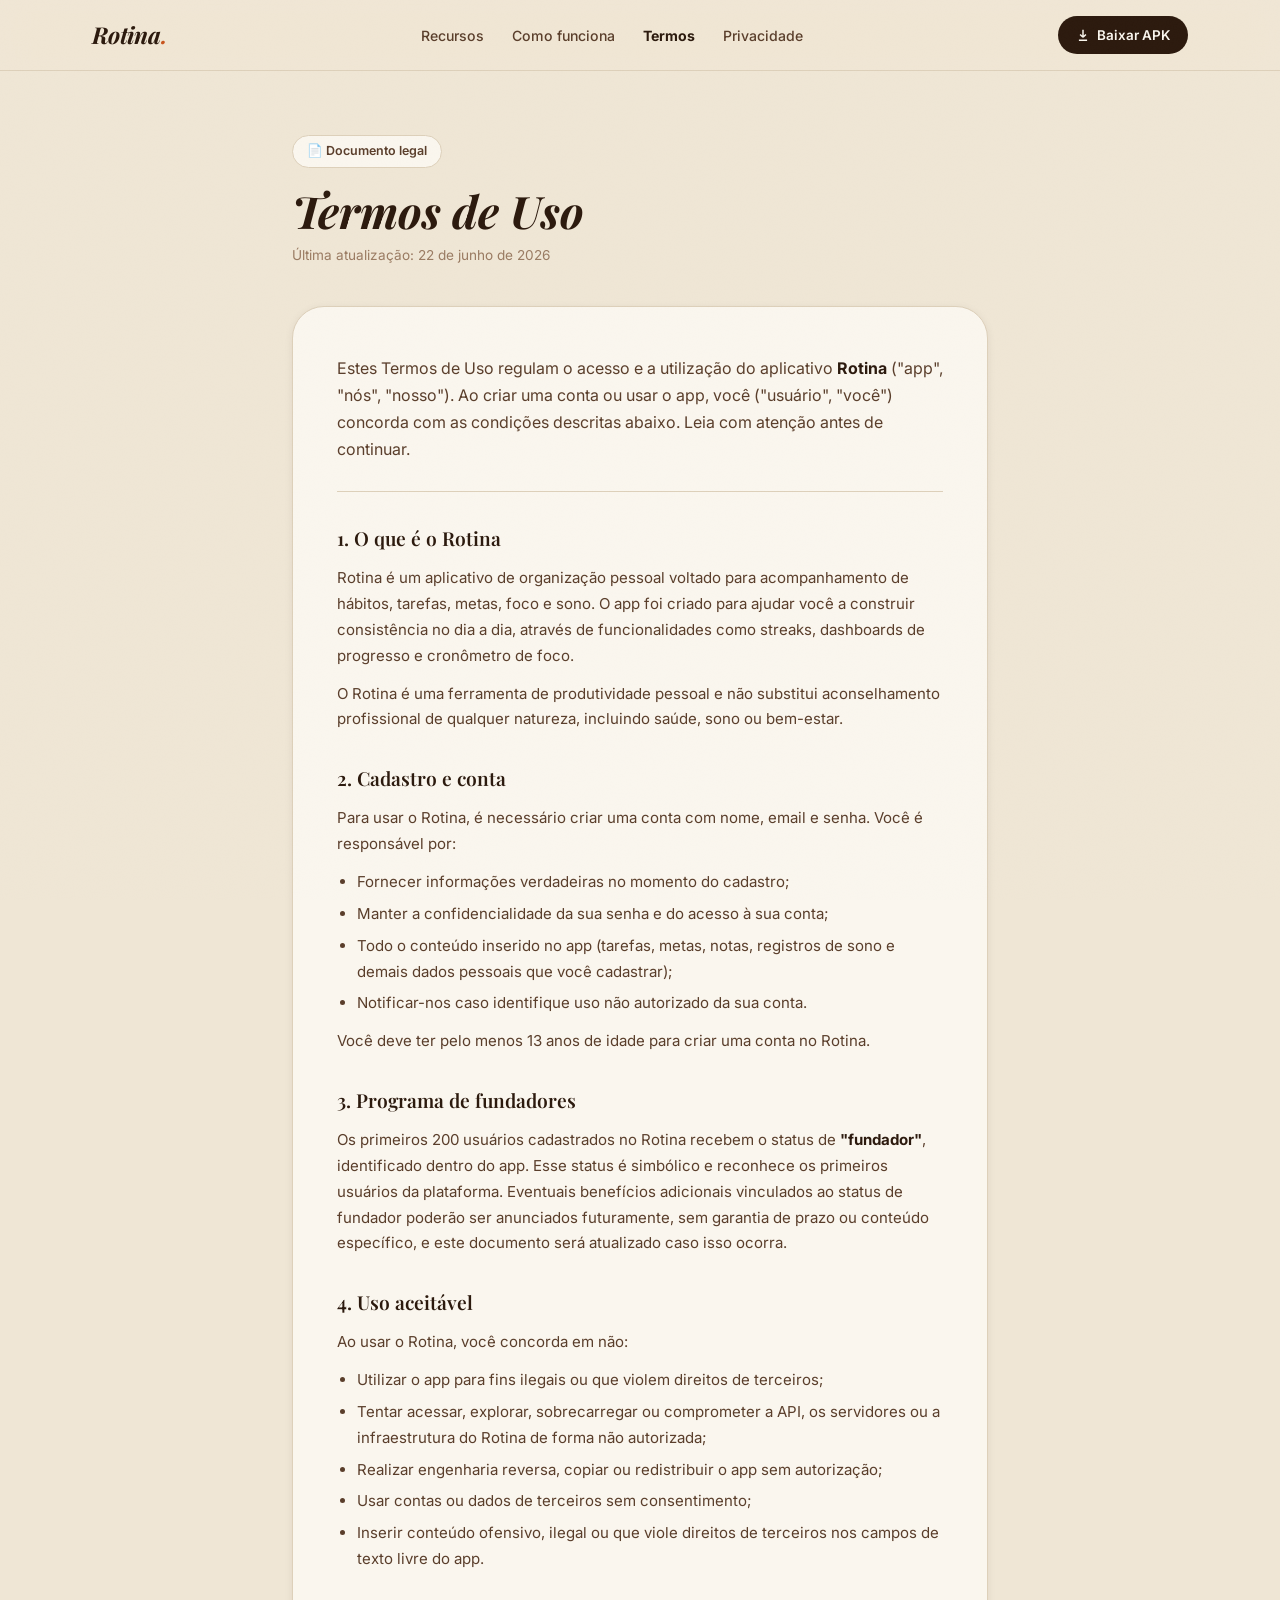
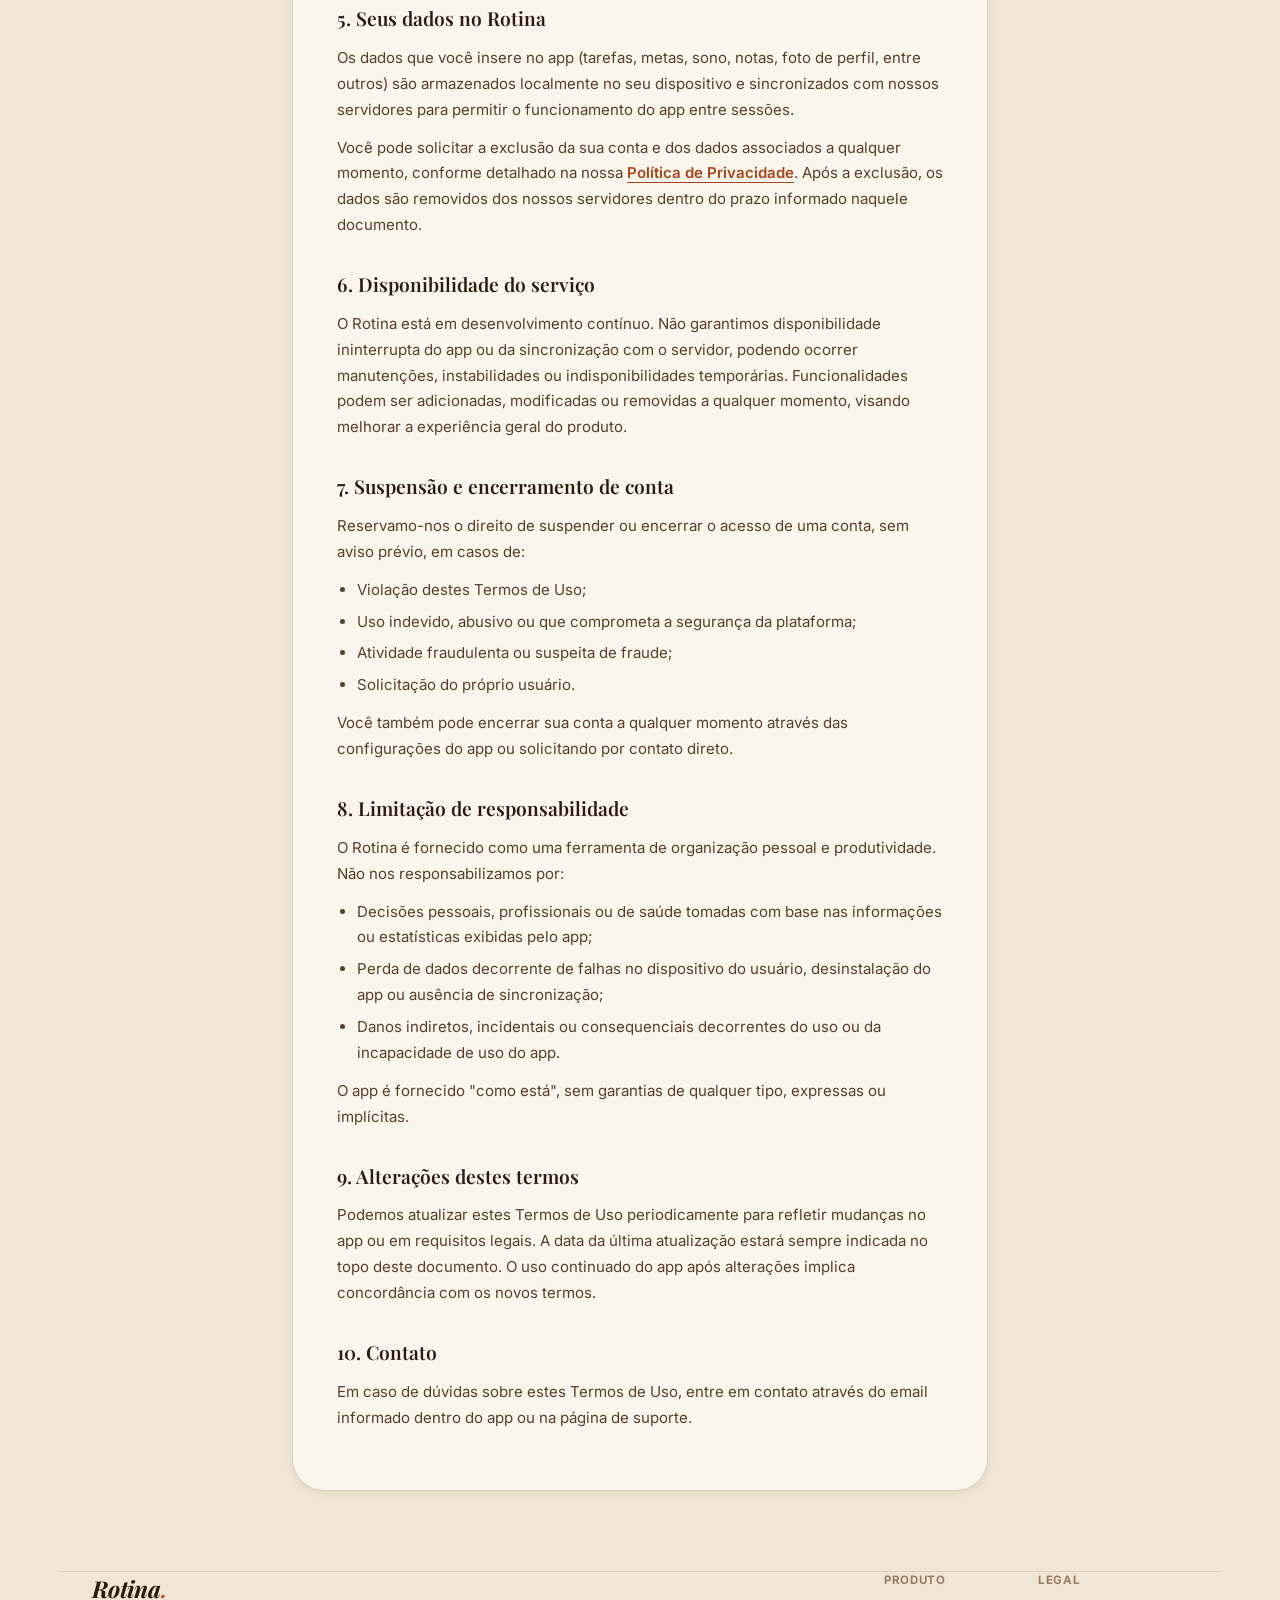
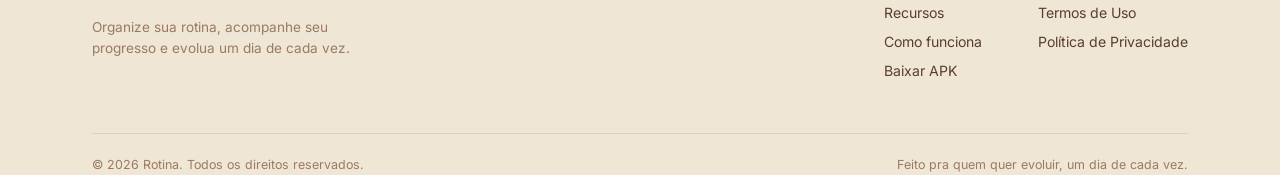
<file: termos.html>
<!DOCTYPE html>
<html lang="pt-BR">
<head>
<meta charset="UTF-8">
<meta name="viewport" content="width=device-width, initial-scale=1.0">
<title>Termos de Uso — Rotina.</title>
<meta name="description" content="Termos de Uso do aplicativo Rotina.">
<link rel="icon" href="data:image/svg+xml,%3Csvg xmlns='http://www.w3.org/2000/svg' viewBox='0 0 100 100'%3E%3Crect width='100' height='100' rx='22' fill='%23F5EDE0'/%3E%3Ctext x='50' y='68' font-size='55' font-family='Georgia,serif' font-style='italic' font-weight='bold' fill='%232B1D14' text-anchor='middle'%3ER.%3C/text%3E%3C/svg%3E">
<link rel="preconnect" href="https://fonts.googleapis.com">
<link rel="preconnect" href="https://fonts.gstatic.com" crossorigin>
<link href="https://fonts.googleapis.com/css2?family=Playfair+Display:ital,wght@0,500;0,600;0,700;1,500;1,600;1,700&family=Inter:wght@300;400;500;600;700&display=swap" rel="stylesheet">
<link rel="stylesheet" href="legal.css">
</head>
<body>

<header>
  <nav>
    <a href="index.html" class="logo">Rotina<span class="dot">.</span></a>
    <div class="navlinks">
      <a href="index.html#recursos">Recursos</a>
      <a href="index.html#como-funciona">Como funciona</a>
      <a href="termos.html" class="active">Termos</a>
      <a href="privacidade.html">Privacidade</a>
    </div>
    <a href="https://github.com/Byebyte9/rotina-site/releases/download/app/rotina.apk" class="btn-nav">
      <svg width="14" height="14" viewBox="0 0 24 24" fill="none" stroke="currentColor" stroke-width="2.5"><path d="M12 3v13m0 0l-5-5m5 5l5-5M5 21h14"/></svg>
      Baixar APK
    </a>
    <button class="nav-ham" id="ham" aria-label="Menu">
      <span></span><span></span><span></span>
    </button>
  </nav>
  <div class="mobile-menu" id="mobileMenu">
    <a href="index.html#recursos">Recursos</a>
    <a href="index.html#como-funciona">Como funciona</a>
    <a href="termos.html" class="active">Termos</a>
    <a href="privacidade.html">Privacidade</a>
    <a href="https://github.com/Byebyte9/rotina-site/releases/download/app/rotina.apk" class="m-cta">Baixar APK</a>
  </div>
</header>

<main class="legal-wrap">
  <div class="legal-head">
    <div class="tag">📄 Documento legal</div>
    <h1>Termos de Uso</h1>
    <p class="updated">Última atualização: 22 de junho de 2026</p>
  </div>

  <div class="legal-card">
    <p class="intro">Estes Termos de Uso regulam o acesso e a utilização do aplicativo <strong>Rotina</strong> ("app", "nós", "nosso"). Ao criar uma conta ou usar o app, você ("usuário", "você") concorda com as condições descritas abaixo. Leia com atenção antes de continuar.</p>

    <h2>1. O que é o Rotina</h2>
    <p>Rotina é um aplicativo de organização pessoal voltado para acompanhamento de hábitos, tarefas, metas, foco e sono. O app foi criado para ajudar você a construir consistência no dia a dia, através de funcionalidades como streaks, dashboards de progresso e cronômetro de foco.</p>
    <p>O Rotina é uma ferramenta de produtividade pessoal e não substitui aconselhamento profissional de qualquer natureza, incluindo saúde, sono ou bem-estar.</p>

    <h2>2. Cadastro e conta</h2>
    <p>Para usar o Rotina, é necessário criar uma conta com nome, email e senha. Você é responsável por:</p>
    <ul>
      <li>Fornecer informações verdadeiras no momento do cadastro;</li>
      <li>Manter a confidencialidade da sua senha e do acesso à sua conta;</li>
      <li>Todo o conteúdo inserido no app (tarefas, metas, notas, registros de sono e demais dados pessoais que você cadastrar);</li>
      <li>Notificar-nos caso identifique uso não autorizado da sua conta.</li>
    </ul>
    <p>Você deve ter pelo menos 13 anos de idade para criar uma conta no Rotina.</p>

    <h2>3. Programa de fundadores</h2>
    <p>Os primeiros 200 usuários cadastrados no Rotina recebem o status de <strong>"fundador"</strong>, identificado dentro do app. Esse status é simbólico e reconhece os primeiros usuários da plataforma. Eventuais benefícios adicionais vinculados ao status de fundador poderão ser anunciados futuramente, sem garantia de prazo ou conteúdo específico, e este documento será atualizado caso isso ocorra.</p>

    <h2>4. Uso aceitável</h2>
    <p>Ao usar o Rotina, você concorda em não:</p>
    <ul>
      <li>Utilizar o app para fins ilegais ou que violem direitos de terceiros;</li>
      <li>Tentar acessar, explorar, sobrecarregar ou comprometer a API, os servidores ou a infraestrutura do Rotina de forma não autorizada;</li>
      <li>Realizar engenharia reversa, copiar ou redistribuir o app sem autorização;</li>
      <li>Usar contas ou dados de terceiros sem consentimento;</li>
      <li>Inserir conteúdo ofensivo, ilegal ou que viole direitos de terceiros nos campos de texto livre do app.</li>
    </ul>

    <h2>5. Seus dados no Rotina</h2>
    <p>Os dados que você insere no app (tarefas, metas, sono, notas, foto de perfil, entre outros) são armazenados localmente no seu dispositivo e sincronizados com nossos servidores para permitir o funcionamento do app entre sessões.</p>
    <p>Você pode solicitar a exclusão da sua conta e dos dados associados a qualquer momento, conforme detalhado na nossa <a href="privacidade.html">Política de Privacidade</a>. Após a exclusão, os dados são removidos dos nossos servidores dentro do prazo informado naquele documento.</p>

    <h2>6. Disponibilidade do serviço</h2>
    <p>O Rotina está em desenvolvimento contínuo. Não garantimos disponibilidade ininterrupta do app ou da sincronização com o servidor, podendo ocorrer manutenções, instabilidades ou indisponibilidades temporárias. Funcionalidades podem ser adicionadas, modificadas ou removidas a qualquer momento, visando melhorar a experiência geral do produto.</p>

    <h2>7. Suspensão e encerramento de conta</h2>
    <p>Reservamo-nos o direito de suspender ou encerrar o acesso de uma conta, sem aviso prévio, em casos de:</p>
    <ul>
      <li>Violação destes Termos de Uso;</li>
      <li>Uso indevido, abusivo ou que comprometa a segurança da plataforma;</li>
      <li>Atividade fraudulenta ou suspeita de fraude;</li>
      <li>Solicitação do próprio usuário.</li>
    </ul>
    <p>Você também pode encerrar sua conta a qualquer momento através das configurações do app ou solicitando por contato direto.</p>

    <h2>8. Limitação de responsabilidade</h2>
    <p>O Rotina é fornecido como uma ferramenta de organização pessoal e produtividade. Não nos responsabilizamos por:</p>
    <ul>
      <li>Decisões pessoais, profissionais ou de saúde tomadas com base nas informações ou estatísticas exibidas pelo app;</li>
      <li>Perda de dados decorrente de falhas no dispositivo do usuário, desinstalação do app ou ausência de sincronização;</li>
      <li>Danos indiretos, incidentais ou consequenciais decorrentes do uso ou da incapacidade de uso do app.</li>
    </ul>
    <p>O app é fornecido "como está", sem garantias de qualquer tipo, expressas ou implícitas.</p>

    <h2>9. Alterações destes termos</h2>
    <p>Podemos atualizar estes Termos de Uso periodicamente para refletir mudanças no app ou em requisitos legais. A data da última atualização estará sempre indicada no topo deste documento. O uso continuado do app após alterações implica concordância com os novos termos.</p>

    <h2>10. Contato</h2>
    <p>Em caso de dúvidas sobre estes Termos de Uso, entre em contato através do email informado dentro do app ou na página de suporte.</p>
  </div>
</main>

<footer class="wrap">
  <div class="foot-inner">
    <div class="foot-brand">
      <span class="logo">Rotina<span class="dot">.</span></span>
      <p>Organize sua rotina, acompanhe seu progresso e evolua um dia de cada vez.</p>
    </div>
    <div class="foot-links">
      <div class="foot-col">
        <h5>Produto</h5>
        <a href="index.html#recursos">Recursos</a>
        <a href="index.html#como-funciona">Como funciona</a>
        <a href="https://github.com/Byebyte9/rotina-site/releases/download/app/rotina.apk">Baixar APK</a>
      </div>
      <div class="foot-col">
        <h5>Legal</h5>
        <a href="termos.html">Termos de Uso</a>
        <a href="privacidade.html">Política de Privacidade</a>
      </div>
    </div>
  </div>
  <div class="foot-bottom">
    <span>© 2026 Rotina. Todos os direitos reservados.</span>
    <span>Feito pra quem quer evoluir, um dia de cada vez.</span>
  </div>
</footer>

<script>
  const ham = document.getElementById('ham');
  const menu = document.getElementById('mobileMenu');
  ham.addEventListener('click', () => {
    ham.classList.toggle('open');
    menu.classList.toggle('open');
  });
  menu.querySelectorAll('a').forEach(a => {
    a.addEventListener('click', () => {
      ham.classList.remove('open');
      menu.classList.remove('open');
    });
  });
</script>
</body>
</html>
</file>
<file: legal.css>
/* ── TOKENS ─────────────────────────────────────────────── */
:root {
  --bg:        #EFE6D5;
  --bg-deep:   #E8DCC8;
  --card:      #FAF6EE;
  --card-warm: #F2EAD8;
  --ink:       #2C1A0E;
  --ink-soft:  #5A3E2B;
  --ink-muted: #9A7B62;
  --bark:      #3D2512;
  --terra:     #C8541E;
  --terra-dim: #A84418;
  --line:      #DDD0BA;
  --r-xl:      32px;
  --shadow-sm: 0 2px 8px rgba(44,26,14,.07);
  --shadow-md: 0 8px 28px rgba(44,26,14,.11);
}

/* ── RESET ──────────────────────────────────────────────── */
*, *::before, *::after { margin:0; padding:0; box-sizing:border-box; }
html { scroll-behavior: smooth; -webkit-text-size-adjust:100%; }
body {
  background: var(--bg);
  color: var(--ink);
  font-family: 'Inter', sans-serif;
  -webkit-font-smoothing: antialiased;
  overflow-x: hidden;
  line-height: 1.5;
}
a { text-decoration: none; color: inherit; }

/* paper grain */
body::after {
  content: "";
  position: fixed; inset: 0;
  background-image: url("data:image/svg+xml,%3Csvg xmlns='http://www.w3.org/2000/svg' width='200' height='200'%3E%3Cfilter id='n'%3E%3CfeTurbulence type='fractalNoise' baseFrequency='0.75' numOctaves='4' stitchTiles='stitch'/%3E%3C/filter%3E%3Crect width='200' height='200' filter='url(%23n)' opacity='0.025'/%3E%3C/svg%3E");
  pointer-events: none; z-index: 9999; opacity: .5;
}

/* ── LAYOUT ─────────────────────────────────────────────── */
.wrap { max-width: 1160px; margin: 0 auto; padding: 0 32px; }

/* ── NAV ────────────────────────────────────────────────── */
header {
  position: sticky; top: 0; z-index: 100;
  background: rgba(239,230,213,.88);
  backdrop-filter: blur(14px) saturate(1.4);
  -webkit-backdrop-filter: blur(14px) saturate(1.4);
  border-bottom: 1px solid var(--line);
}
nav {
  display: flex; align-items: center; justify-content: space-between;
  padding: 16px 32px; max-width: 1160px; margin: 0 auto;
}
.logo {
  font-family: 'Playfair Display', serif;
  font-style: italic; font-weight: 700;
  font-size: 1.45rem; color: var(--ink);
  letter-spacing: -.01em;
}
.logo .dot { color: var(--terra); }

.navlinks { display: flex; align-items: center; gap: 28px; }
.navlinks a {
  font-size: .88rem; font-weight: 500;
  color: var(--ink-soft); transition: color .18s;
}
.navlinks a:hover, .navlinks a.active { color: var(--ink); }
.navlinks a.active { font-weight: 700; }

.btn-nav {
  display: inline-flex; align-items: center; gap: 7px;
  background: var(--ink); color: var(--card);
  padding: 9px 18px; border-radius: 999px;
  font-size: .84rem; font-weight: 600;
  transition: background .18s, transform .15s;
  white-space: nowrap;
}
.btn-nav:hover { background: var(--terra-dim); transform: translateY(-1px); }

/* hamburger */
.nav-ham {
  display: none; flex-direction: column; gap: 5px;
  cursor: pointer; padding: 4px; background: none; border: none;
}
.nav-ham span {
  display: block; width: 22px; height: 2px;
  background: var(--ink); border-radius: 2px;
  transition: transform .25s, opacity .25s;
}
.nav-ham.open span:nth-child(1) { transform: translateY(7px) rotate(45deg); }
.nav-ham.open span:nth-child(2) { opacity: 0; }
.nav-ham.open span:nth-child(3) { transform: translateY(-7px) rotate(-45deg); }

.mobile-menu {
  display: none; flex-direction: column; gap: 0;
  background: var(--card); border-bottom: 1px solid var(--line);
}
.mobile-menu.open { display: flex; }
.mobile-menu a {
  padding: 15px 32px; font-size: .95rem; font-weight: 500;
  color: var(--ink-soft); border-bottom: 1px solid var(--line);
  transition: color .15s, background .15s;
}
.mobile-menu a:hover { color: var(--ink); background: var(--bg-deep); }
.mobile-menu .m-cta {
  margin: 16px 32px 20px; border-radius: 999px; text-align: center;
  background: var(--ink); color: var(--card); font-weight: 600;
  border-bottom: none;
}
.mobile-menu .m-cta:hover { background: var(--terra-dim); }

/* ── LEGAL LAYOUT ───────────────────────────────────────── */
.legal-wrap {
  max-width: 760px;
  margin: 0 auto;
  padding: 64px 32px 80px;
}

/* ── LEGAL HEADER ───────────────────────────────────────── */
.legal-head { margin-bottom: 40px; }

.tag {
  display: inline-flex; align-items: center; gap: 7px;
  background: var(--card); border: 1px solid var(--line);
  border-radius: 999px; padding: 6px 14px;
  font-size: .78rem; font-weight: 600; color: var(--ink-soft);
  margin-bottom: 18px;
}

.legal-head h1 {
  font-family: 'Playfair Display', serif;
  font-style: italic; font-weight: 700;
  font-size: clamp(2rem, 4vw, 2.8rem);
  color: var(--ink); margin-bottom: 10px; line-height: 1.1;
}

.legal-head .updated {
  font-size: .85rem; color: var(--ink-muted);
}

/* ── LEGAL CARD ─────────────────────────────────────────── */
.legal-card {
  background: var(--card);
  border: 1px solid var(--line);
  border-radius: var(--r-xl);
  padding: 48px 44px;
  box-shadow: var(--shadow-sm);
}

.legal-card .intro {
  font-size: 1rem; color: var(--ink-soft); line-height: 1.7;
  margin-bottom: 32px; padding-bottom: 28px;
  border-bottom: 1px solid var(--line);
}

.legal-card h2 {
  font-family: 'Playfair Display', serif;
  font-weight: 600; font-size: 1.2rem;
  color: var(--ink); margin: 32px 0 12px;
}
.legal-card h2:first-of-type { margin-top: 0; }

.legal-card p {
  font-size: .94rem; color: var(--ink-soft);
  line-height: 1.72; margin-bottom: 12px;
}

.legal-card ul {
  margin: 0 0 12px 0; padding-left: 20px;
}
.legal-card li {
  font-size: .94rem; color: var(--ink-soft);
  line-height: 1.72; margin-bottom: 6px;
}

.legal-card strong { color: var(--ink); font-weight: 700; }

.legal-card a {
  color: var(--terra-dim); font-weight: 600;
  border-bottom: 1px solid currentColor;
  transition: opacity .15s;
}
.legal-card a:hover { opacity: .75; }

/* ── FOOTER ─────────────────────────────────────────────── */
footer {
  padding: 56px 0 32px;
  border-top: 1px solid var(--line); margin-top: 40px;
}
.foot-inner {
  display: flex; justify-content: space-between;
  align-items: flex-start; flex-wrap: wrap; gap: 32px;
}
.foot-brand .logo { margin-bottom: 10px; display: block; }
.foot-brand p { font-size: .85rem; color: var(--ink-muted); max-width: 260px; line-height: 1.55; }

.foot-links { display: flex; gap: 56px; flex-wrap: wrap; }
.foot-col h5 {
  font-size: .72rem; text-transform: uppercase;
  letter-spacing: .06em; color: var(--ink-muted);
  margin-bottom: 12px; font-weight: 700;
}
.foot-col a {
  display: block; font-size: .88rem;
  color: var(--ink-soft); margin-bottom: 8px;
  transition: color .18s;
}
.foot-col a:hover { color: var(--ink); }

.foot-bottom {
  margin-top: 44px; padding-top: 22px;
  border-top: 1px solid var(--line);
  display: flex; justify-content: space-between; flex-wrap: wrap; gap: 10px;
  font-size: .78rem; color: var(--ink-muted);
}

/* ── RESPONSIVE ─────────────────────────────────────────── */
@media (max-width: 680px) {
  .wrap { padding: 0 20px; }
  nav { padding: 14px 20px; }
  .navlinks { display: none; }
  .nav-ham { display: flex; }
  .mobile-menu a { padding: 14px 20px; }
  .mobile-menu .m-cta { margin: 14px 20px 18px; }

  .legal-wrap { padding: 40px 20px 56px; }
  .legal-head h1 { font-size: 2rem; }
  .legal-card { padding: 28px 22px; border-radius: 22px; }

  .foot-inner { flex-direction: column; }
  .foot-links { gap: 28px; }
  .foot-bottom { flex-direction: column; gap: 6px; }
}
</file>
